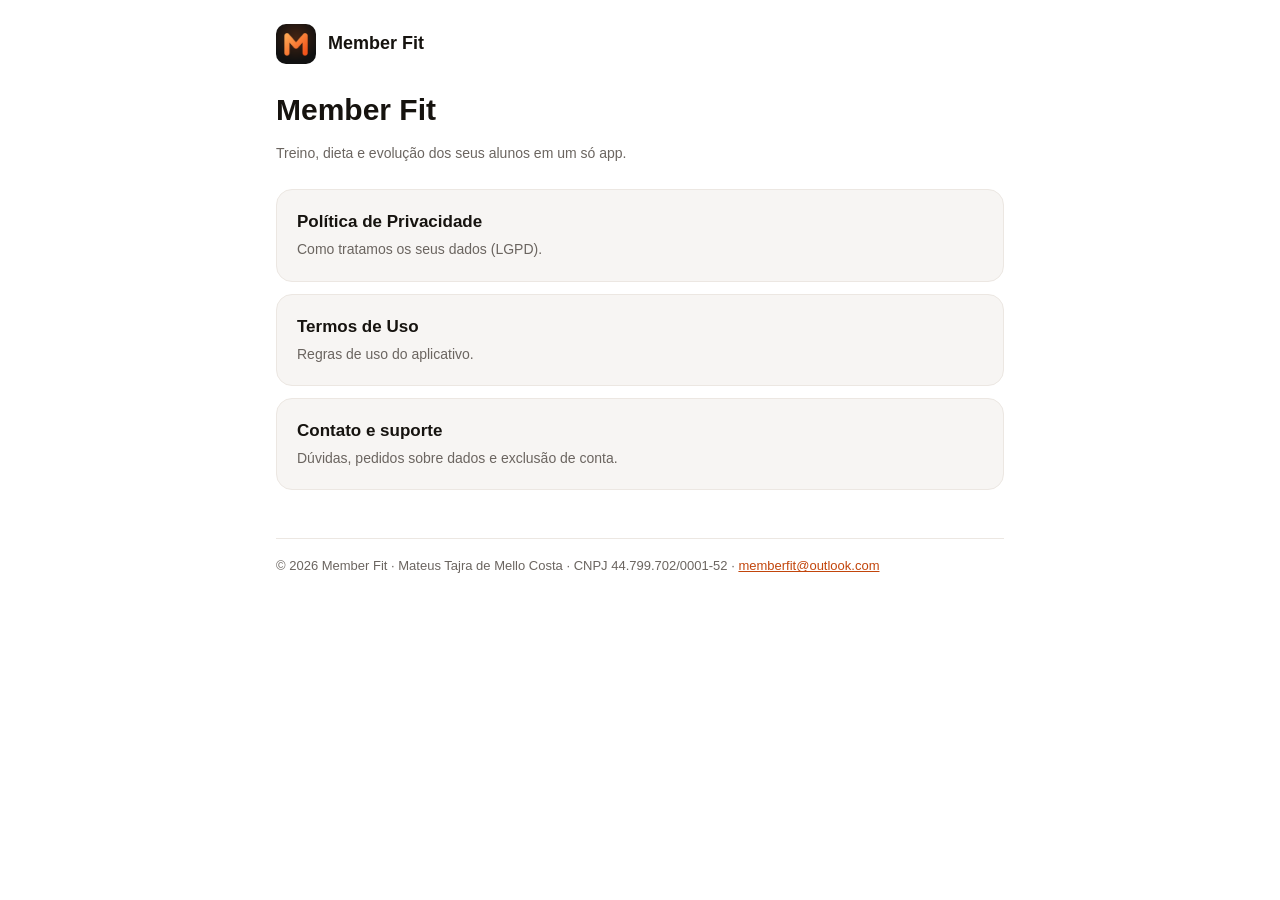
<file: index.html>
<!doctype html>
<html lang="pt-BR">
<head>
<meta charset="utf-8">
<meta name="viewport" content="width=device-width, initial-scale=1">
<title>Member Fit</title>
<meta name="description" content="Member Fit — treino, dieta e evolução dos seus alunos em um só app.">
<link rel="icon" href="/icon.png">
<link rel="stylesheet" href="/style.css">
</head>
<body>
<div class="wrap">
  <header class="top">
    <img src="/icon.png" alt="">
    <a href="/">Member Fit</a>
  </header>

  <h1>Member Fit</h1>
  <p class="muted">Treino, dieta e evolução dos seus alunos em um só app.</p>

  <div class="cards">
    <a class="card" href="/privacidade"><strong>Política de Privacidade</strong><span>Como tratamos os seus dados (LGPD).</span></a>
    <a class="card" href="/termos"><strong>Termos de Uso</strong><span>Regras de uso do aplicativo.</span></a>
    <a class="card" href="/contato"><strong>Contato e suporte</strong><span>Dúvidas, pedidos sobre dados e exclusão de conta.</span></a>
  </div>

  <footer>© 2026 Member Fit · Mateus Tajra de Mello Costa · CNPJ 44.799.702/0001-52 · <a href="mailto:memberfit@outlook.com">memberfit@outlook.com</a></footer>
</div>
</body>
</html>
</file>
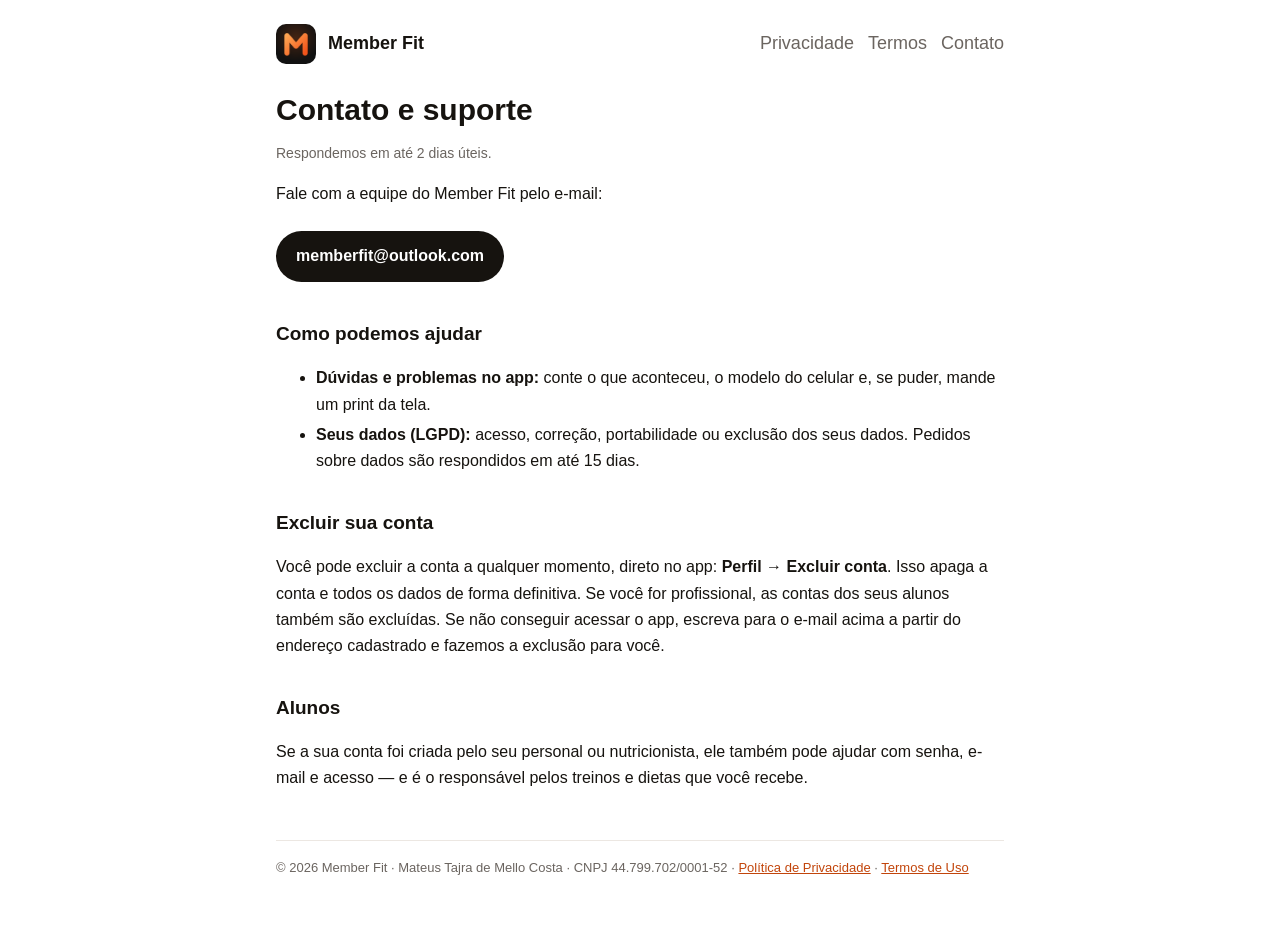
<file: contato.html>
<!doctype html>
<html lang="pt-BR">
<head>
<meta charset="utf-8">
<meta name="viewport" content="width=device-width, initial-scale=1">
<title>Contato e suporte — Member Fit</title>
<link rel="icon" href="/icon.png">
<link rel="stylesheet" href="/style.css">
</head>
<body>
<div class="wrap">
  <header class="top">
    <img src="/icon.png" alt="">
    <a href="/">Member Fit</a>
    <nav class="links"><a href="/privacidade">Privacidade</a><a href="/termos">Termos</a><a href="/contato">Contato</a></nav>
  </header>

  <h1>Contato e suporte</h1>
  <p class="muted">Respondemos em até 2 dias úteis.</p>

  <p>Fale com a equipe do Member Fit pelo e-mail:</p>
  <a class="email" href="mailto:memberfit@outlook.com?subject=Suporte%20Member%20Fit">memberfit@outlook.com</a>

  <h2>Como podemos ajudar</h2>
  <ul>
    <li><strong>Dúvidas e problemas no app:</strong> conte o que aconteceu, o modelo do celular e, se puder, mande um print da tela.</li>
    <li><strong>Seus dados (LGPD):</strong> acesso, correção, portabilidade ou exclusão dos seus dados. Pedidos sobre dados são respondidos em até 15 dias.</li>
  </ul>

  <h2>Excluir sua conta</h2>
  <p>Você pode excluir a conta a qualquer momento, direto no app: <strong>Perfil → Excluir conta</strong>.
  Isso apaga a conta e todos os dados de forma definitiva. Se você for profissional, as contas dos seus
  alunos também são excluídas. Se não conseguir acessar o app, escreva para o e-mail acima a partir do
  endereço cadastrado e fazemos a exclusão para você.</p>

  <h2>Alunos</h2>
  <p>Se a sua conta foi criada pelo seu personal ou nutricionista, ele também pode ajudar com senha,
  e-mail e acesso — e é o responsável pelos treinos e dietas que você recebe.</p>

  <footer>© 2026 Member Fit · Mateus Tajra de Mello Costa · CNPJ 44.799.702/0001-52 · <a href="/privacidade">Política de Privacidade</a> · <a href="/termos">Termos de Uso</a></footer>
</div>
</body>
</html>
</file>
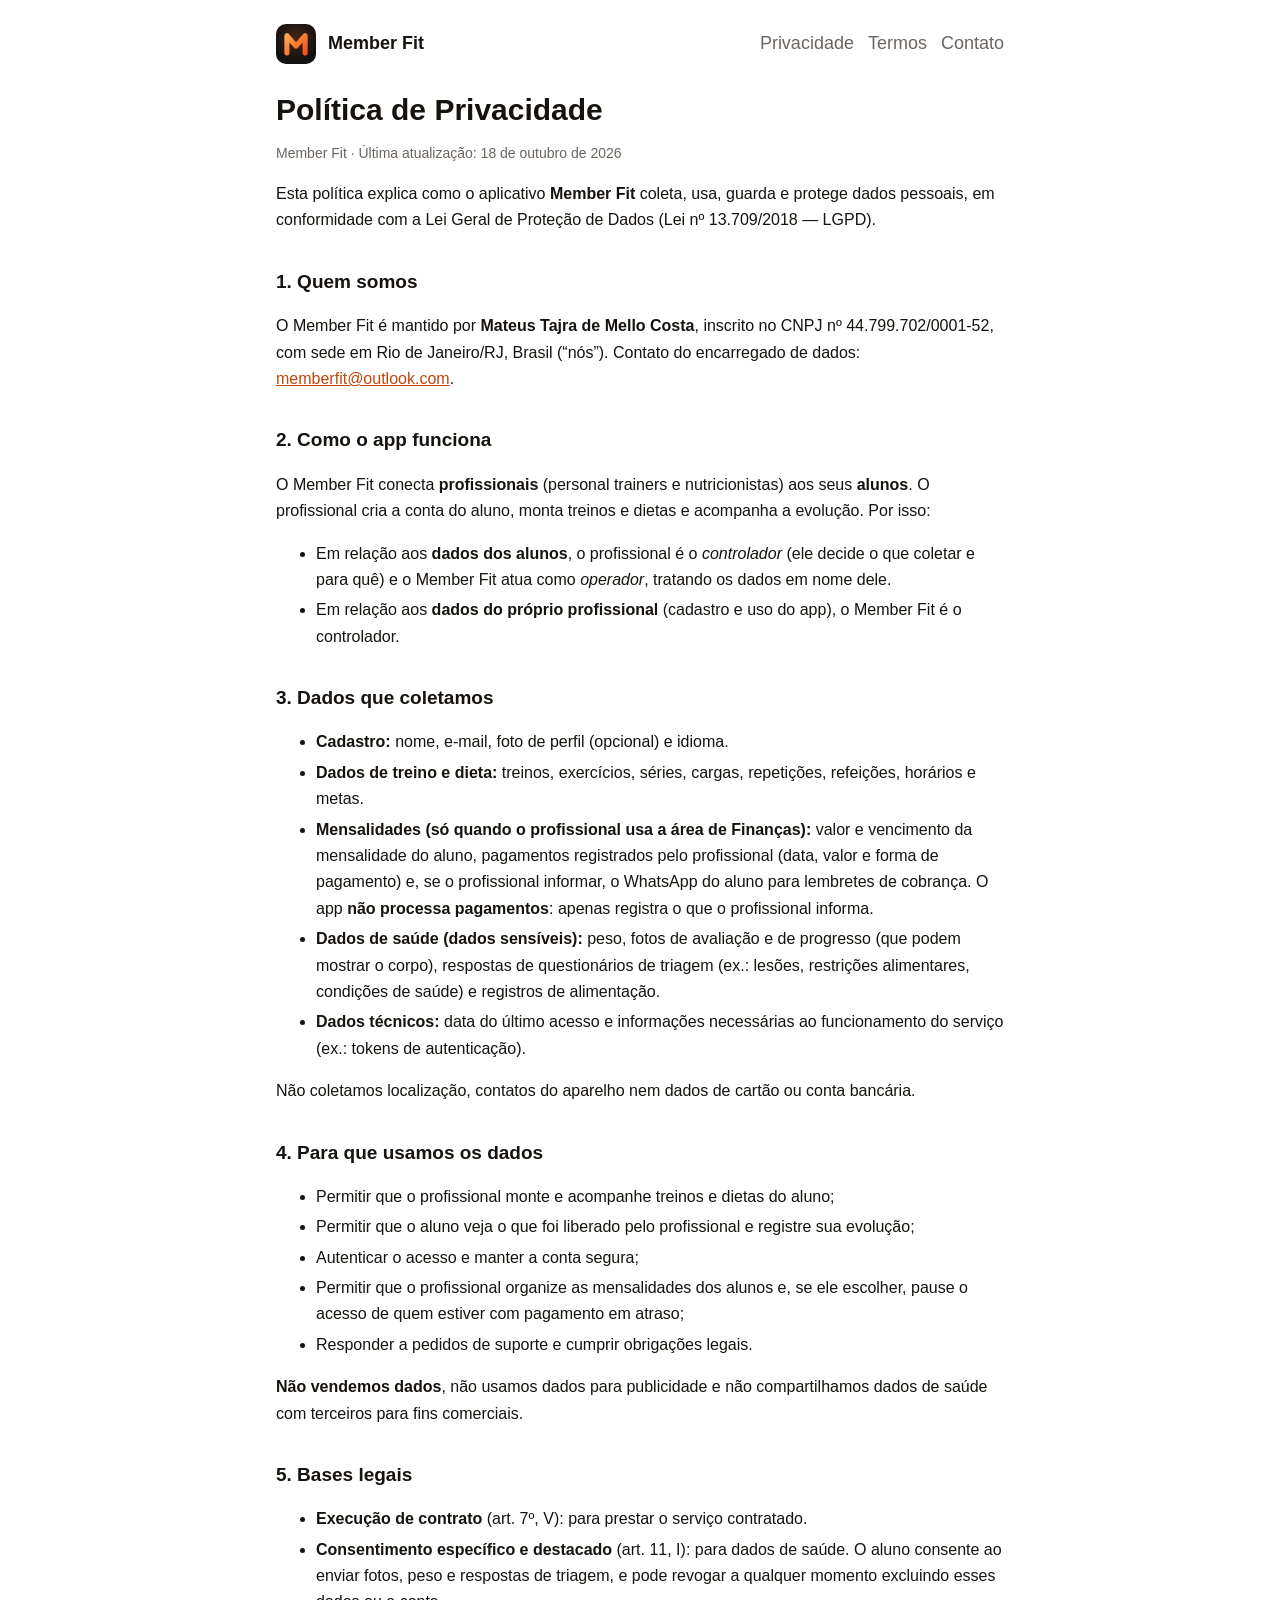
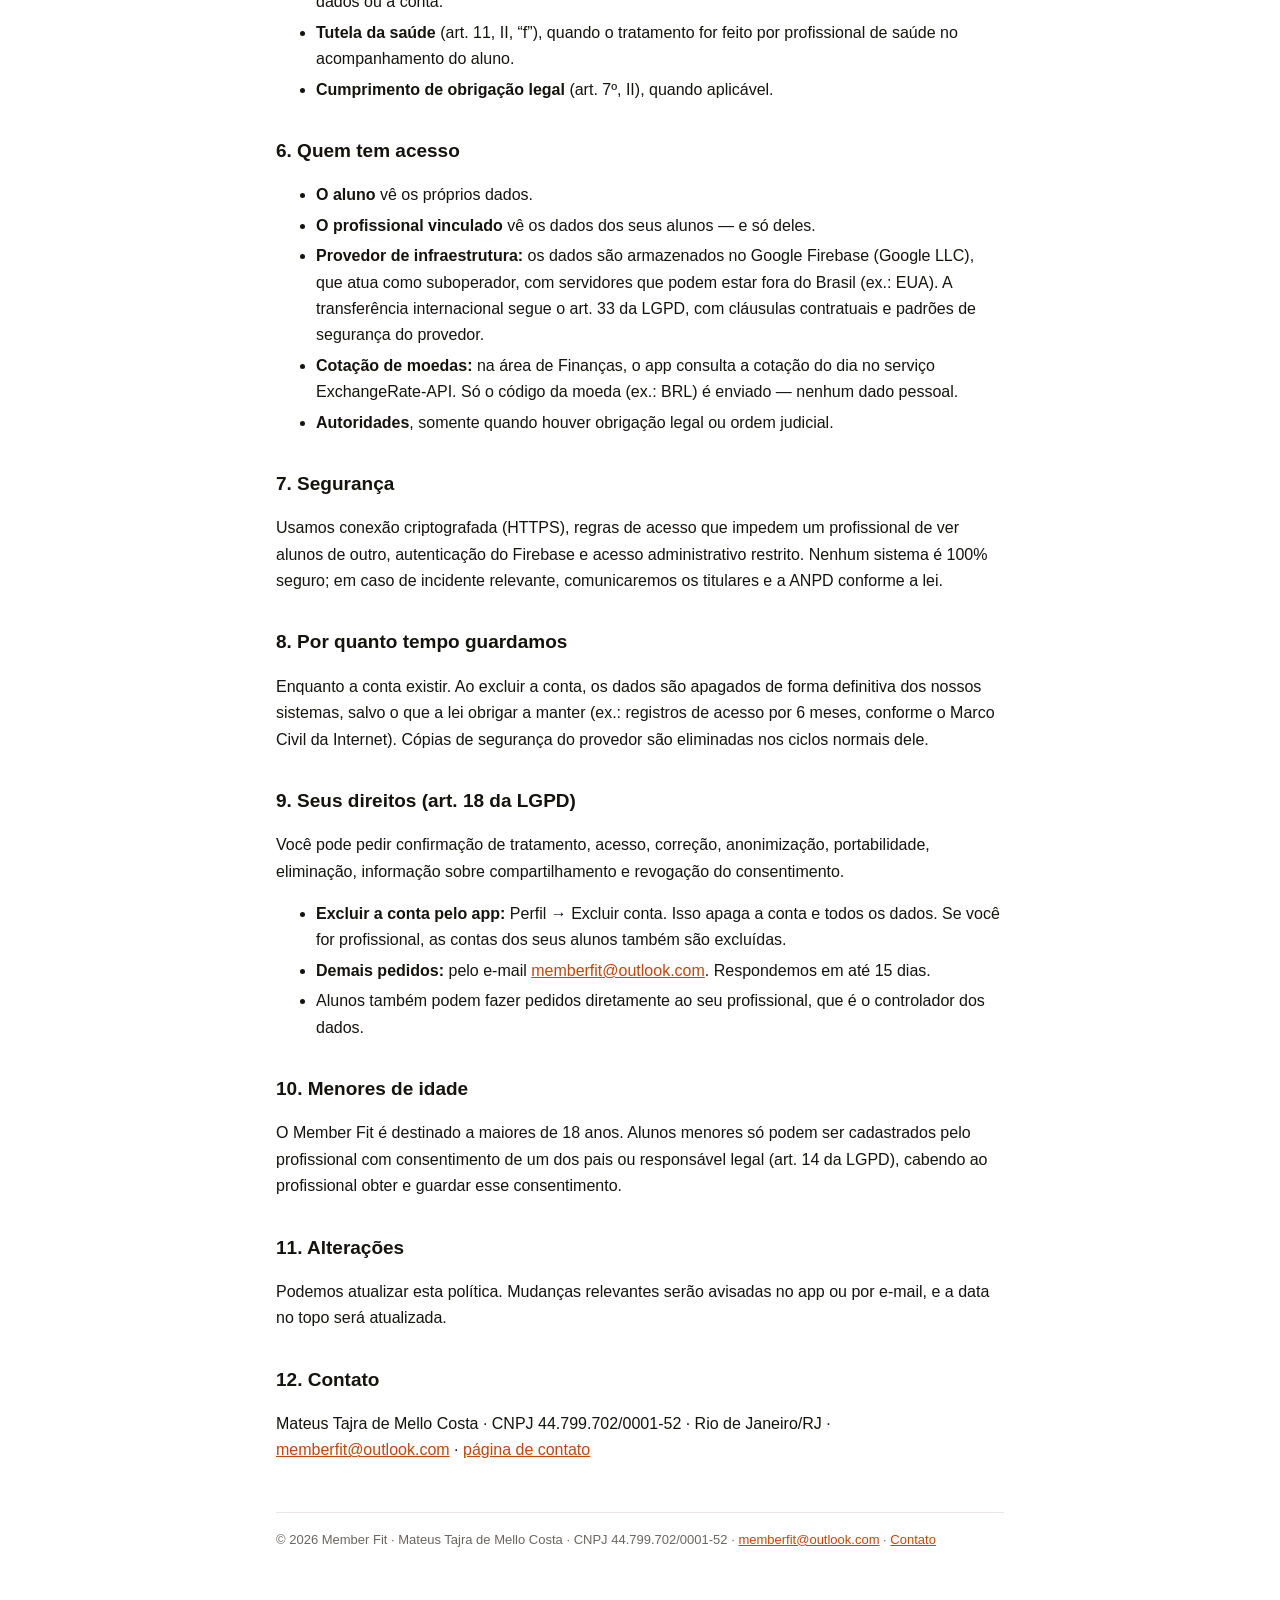
<file: privacidade.html>
<!doctype html>
<html lang="pt-BR">
<head>
<meta charset="utf-8">
<meta name="viewport" content="width=device-width, initial-scale=1">
<title>Política de Privacidade — Member Fit</title>
<link rel="icon" href="/icon.png">
<link rel="stylesheet" href="/style.css">
</head>
<body>
<div class="wrap">
  <header class="top">
    <img src="/icon.png" alt="">
    <a href="/">Member Fit</a>
    <nav class="links"><a href="/privacidade">Privacidade</a><a href="/termos">Termos</a><a href="/contato">Contato</a></nav>
  </header>

<h1>Política de Privacidade</h1>
<p class="muted">Member Fit · Última atualização: 18 de outubro de 2026</p>

<p>Esta política explica como o aplicativo <strong>Member Fit</strong> coleta, usa, guarda e protege
dados pessoais, em conformidade com a Lei Geral de Proteção de Dados (Lei nº 13.709/2018 — LGPD).</p>

<h2>1. Quem somos</h2>
<p>O Member Fit é mantido por <strong>Mateus Tajra de Mello Costa</strong>, inscrito no CNPJ nº 44.799.702/0001-52, com sede em Rio de Janeiro/RJ, Brasil
(“nós”). Contato do encarregado de dados: <a href="mailto:memberfit@outlook.com">memberfit@outlook.com</a>.</p>

<h2>2. Como o app funciona</h2>
<p>O Member Fit conecta <strong>profissionais</strong> (personal trainers e nutricionistas) aos seus
<strong>alunos</strong>. O profissional cria a conta do aluno, monta treinos e dietas e acompanha a
evolução. Por isso:</p>
<ul>
  <li>Em relação aos <strong>dados dos alunos</strong>, o profissional é o <em>controlador</em> (ele decide
    o que coletar e para quê) e o Member Fit atua como <em>operador</em>, tratando os dados em nome dele.</li>
  <li>Em relação aos <strong>dados do próprio profissional</strong> (cadastro e uso do app), o Member Fit é o controlador.</li>
</ul>

<h2>3. Dados que coletamos</h2>
<ul>
  <li><strong>Cadastro:</strong> nome, e-mail, foto de perfil (opcional) e idioma.</li>
  <li><strong>Dados de treino e dieta:</strong> treinos, exercícios, séries, cargas, repetições,
    refeições, horários e metas.</li>
  <li><strong>Mensalidades (só quando o profissional usa a área de Finanças):</strong> valor e
    vencimento da mensalidade do aluno, pagamentos registrados pelo profissional (data, valor e forma
    de pagamento) e, se o profissional informar, o WhatsApp do aluno para lembretes de cobrança. O app
    <strong>não processa pagamentos</strong>: apenas registra o que o profissional informa.</li>
  <li><strong>Dados de saúde (dados sensíveis):</strong> peso, fotos de avaliação e de progresso
    (que podem mostrar o corpo), respostas de questionários de triagem (ex.: lesões, restrições
    alimentares, condições de saúde) e registros de alimentação.</li>
  <li><strong>Dados técnicos:</strong> data do último acesso e informações necessárias ao funcionamento
    do serviço (ex.: tokens de autenticação).</li>
</ul>
<p>Não coletamos localização, contatos do aparelho nem dados de cartão ou conta bancária.</p>

<h2>4. Para que usamos os dados</h2>
<ul>
  <li>Permitir que o profissional monte e acompanhe treinos e dietas do aluno;</li>
  <li>Permitir que o aluno veja o que foi liberado pelo profissional e registre sua evolução;</li>
  <li>Autenticar o acesso e manter a conta segura;</li>
  <li>Permitir que o profissional organize as mensalidades dos alunos e, se ele escolher, pause o
    acesso de quem estiver com pagamento em atraso;</li>
  <li>Responder a pedidos de suporte e cumprir obrigações legais.</li>
</ul>
<p><strong>Não vendemos dados</strong>, não usamos dados para publicidade e não compartilhamos dados de
saúde com terceiros para fins comerciais.</p>

<h2>5. Bases legais</h2>
<ul>
  <li><strong>Execução de contrato</strong> (art. 7º, V): para prestar o serviço contratado.</li>
  <li><strong>Consentimento específico e destacado</strong> (art. 11, I): para dados de saúde. O aluno
    consente ao enviar fotos, peso e respostas de triagem, e pode revogar a qualquer momento
    excluindo esses dados ou a conta.</li>
  <li><strong>Tutela da saúde</strong> (art. 11, II, “f”), quando o tratamento for feito por profissional
    de saúde no acompanhamento do aluno.</li>
  <li><strong>Cumprimento de obrigação legal</strong> (art. 7º, II), quando aplicável.</li>
</ul>

<h2>6. Quem tem acesso</h2>
<ul>
  <li><strong>O aluno</strong> vê os próprios dados.</li>
  <li><strong>O profissional vinculado</strong> vê os dados dos seus alunos — e só deles.</li>
  <li><strong>Provedor de infraestrutura:</strong> os dados são armazenados no Google Firebase
    (Google LLC), que atua como suboperador, com servidores que podem estar fora do Brasil (ex.: EUA).
    A transferência internacional segue o art. 33 da LGPD, com cláusulas contratuais e padrões de
    segurança do provedor.</li>
  <li><strong>Cotação de moedas:</strong> na área de Finanças, o app consulta a cotação do dia no
    serviço ExchangeRate-API. Só o código da moeda (ex.: BRL) é enviado — nenhum dado pessoal.</li>
  <li><strong>Autoridades</strong>, somente quando houver obrigação legal ou ordem judicial.</li>
</ul>

<h2>7. Segurança</h2>
<p>Usamos conexão criptografada (HTTPS), regras de acesso que impedem um profissional de ver alunos
de outro, autenticação do Firebase e acesso administrativo restrito. Nenhum sistema é 100% seguro;
em caso de incidente relevante, comunicaremos os titulares e a ANPD conforme a lei.</p>

<h2>8. Por quanto tempo guardamos</h2>
<p>Enquanto a conta existir. Ao excluir a conta, os dados são apagados de forma definitiva dos nossos
sistemas, salvo o que a lei obrigar a manter (ex.: registros de acesso por 6 meses, conforme o
Marco Civil da Internet). Cópias de segurança do provedor são eliminadas nos ciclos normais dele.</p>

<h2>9. Seus direitos (art. 18 da LGPD)</h2>
<p>Você pode pedir confirmação de tratamento, acesso, correção, anonimização, portabilidade,
eliminação, informação sobre compartilhamento e revogação do consentimento.</p>
<ul>
  <li><strong>Excluir a conta pelo app:</strong> Perfil → Excluir conta. Isso apaga a conta e todos os
    dados. Se você for profissional, as contas dos seus alunos também são excluídas.</li>
  <li><strong>Demais pedidos:</strong> pelo e-mail <a href="mailto:memberfit@outlook.com">memberfit@outlook.com</a>.
    Respondemos em até 15 dias.</li>
  <li>Alunos também podem fazer pedidos diretamente ao seu profissional, que é o controlador dos dados.</li>
</ul>

<h2>10. Menores de idade</h2>
<p>O Member Fit é destinado a maiores de 18 anos. Alunos menores só podem ser cadastrados pelo
profissional com consentimento de um dos pais ou responsável legal (art. 14 da LGPD), cabendo ao
profissional obter e guardar esse consentimento.</p>

<h2>11. Alterações</h2>
<p>Podemos atualizar esta política. Mudanças relevantes serão avisadas no app ou por e-mail, e a data
no topo será atualizada.</p>

<h2>12. Contato</h2>
<p>Mateus Tajra de Mello Costa · CNPJ 44.799.702/0001-52 · Rio de Janeiro/RJ · <a href="mailto:memberfit@outlook.com">memberfit@outlook.com</a> ·
<a href="/contato">página de contato</a></p>

  <footer>© 2026 Member Fit · Mateus Tajra de Mello Costa · CNPJ 44.799.702/0001-52 · <a href="mailto:memberfit@outlook.com">memberfit@outlook.com</a> · <a href="/contato">Contato</a></footer>
</div>
</body>
</html>
</file>
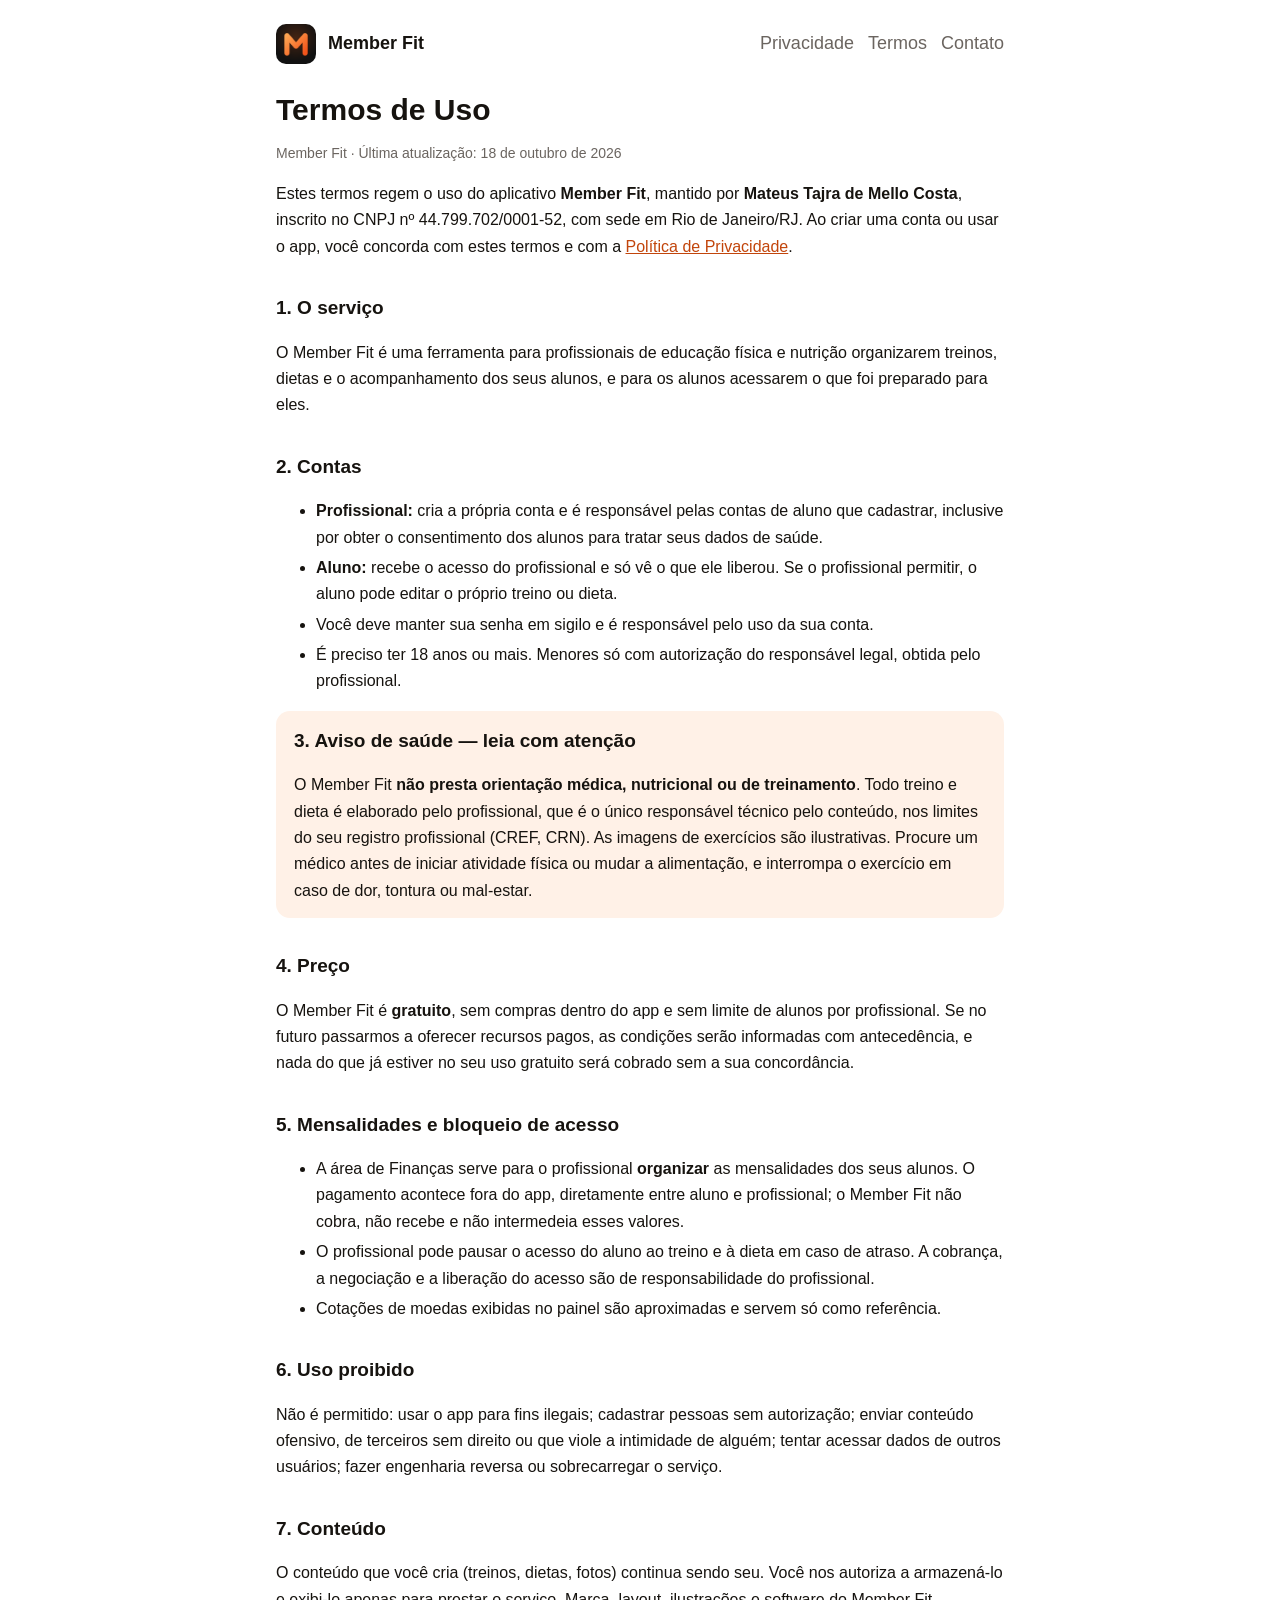
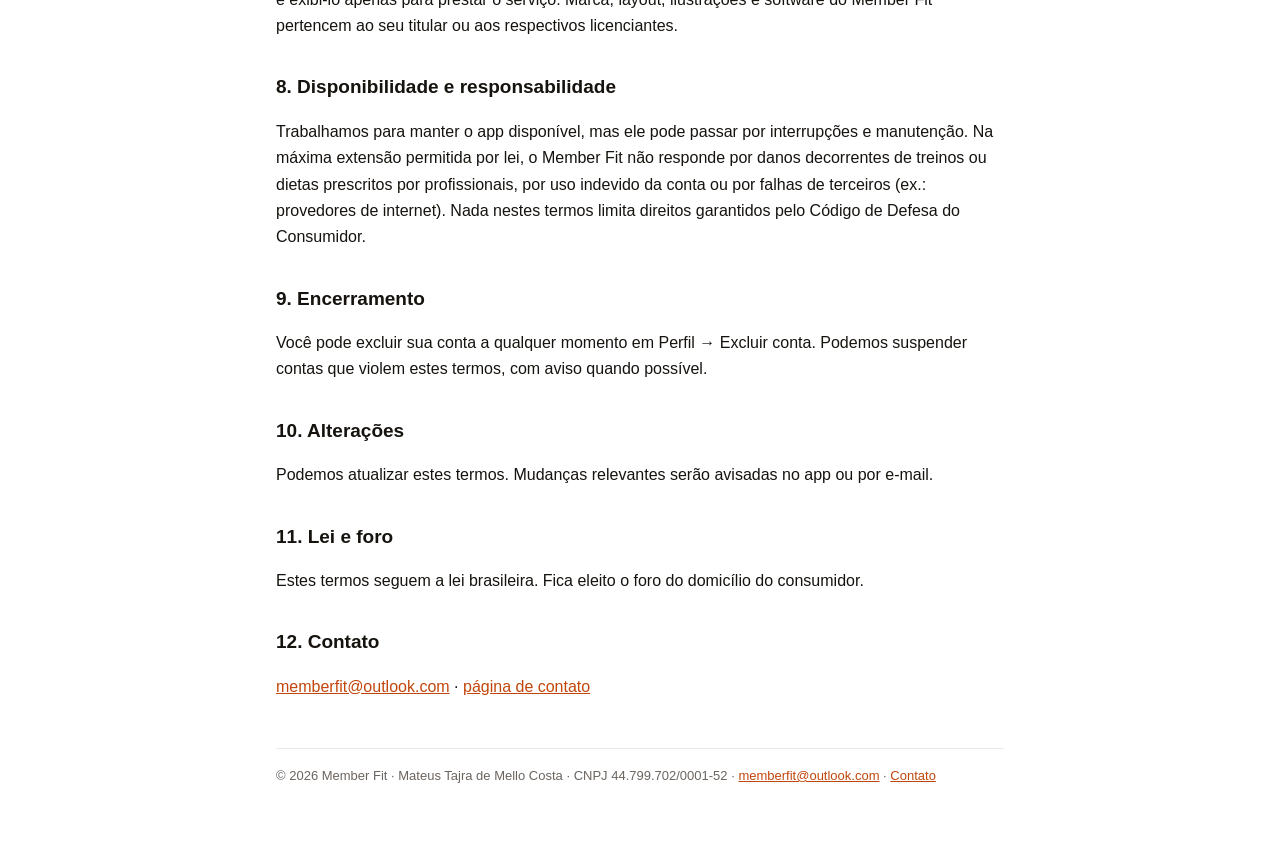
<file: termos.html>
<!doctype html>
<html lang="pt-BR">
<head>
<meta charset="utf-8">
<meta name="viewport" content="width=device-width, initial-scale=1">
<title>Termos de Uso — Member Fit</title>
<link rel="icon" href="/icon.png">
<link rel="stylesheet" href="/style.css">
</head>
<body>
<div class="wrap">
  <header class="top">
    <img src="/icon.png" alt="">
    <a href="/">Member Fit</a>
    <nav class="links"><a href="/privacidade">Privacidade</a><a href="/termos">Termos</a><a href="/contato">Contato</a></nav>
  </header>

<h1>Termos de Uso</h1>
<p class="muted">Member Fit · Última atualização: 18 de outubro de 2026</p>

<p>Estes termos regem o uso do aplicativo <strong>Member Fit</strong>, mantido por
<strong>Mateus Tajra de Mello Costa</strong>, inscrito no CNPJ nº 44.799.702/0001-52, com sede em Rio de Janeiro/RJ. Ao criar uma conta ou usar o app, você concorda
com estes termos e com a <a href="/privacidade">Política de Privacidade</a>.</p>

<h2>1. O serviço</h2>
<p>O Member Fit é uma ferramenta para profissionais de educação física e nutrição organizarem
treinos, dietas e o acompanhamento dos seus alunos, e para os alunos acessarem o que foi preparado
para eles.</p>

<h2>2. Contas</h2>
<ul>
  <li><strong>Profissional:</strong> cria a própria conta e é responsável pelas contas de aluno que
    cadastrar, inclusive por obter o consentimento dos alunos para tratar seus dados de saúde.</li>
  <li><strong>Aluno:</strong> recebe o acesso do profissional e só vê o que ele liberou. Se o
    profissional permitir, o aluno pode editar o próprio treino ou dieta.</li>
  <li>Você deve manter sua senha em sigilo e é responsável pelo uso da sua conta.</li>
  <li>É preciso ter 18 anos ou mais. Menores só com autorização do responsável legal, obtida pelo profissional.</li>
</ul>

<div class="box">
<h2 style="margin-top:0">3. Aviso de saúde — leia com atenção</h2>
<p style="margin-bottom:0">O Member Fit <strong>não presta orientação médica, nutricional ou de
treinamento</strong>. Todo treino e dieta é elaborado pelo profissional, que é o único responsável
técnico pelo conteúdo, nos limites do seu registro profissional (CREF, CRN). As imagens de exercícios
são ilustrativas. Procure um médico antes de iniciar atividade física ou mudar a alimentação, e
interrompa o exercício em caso de dor, tontura ou mal-estar.</p>
</div>

<h2>4. Preço</h2>
<p>O Member Fit é <strong>gratuito</strong>, sem compras dentro do app e sem limite de alunos por
profissional. Se no futuro passarmos a oferecer recursos pagos, as condições serão informadas com
antecedência, e nada do que já estiver no seu uso gratuito será cobrado sem a sua concordância.</p>

<h2>5. Mensalidades e bloqueio de acesso</h2>
<ul>
  <li>A área de Finanças serve para o profissional <strong>organizar</strong> as mensalidades dos seus
    alunos. O pagamento acontece fora do app, diretamente entre aluno e profissional; o Member Fit não
    cobra, não recebe e não intermedeia esses valores.</li>
  <li>O profissional pode pausar o acesso do aluno ao treino e à dieta em caso de atraso. A cobrança, a
    negociação e a liberação do acesso são de responsabilidade do profissional.</li>
  <li>Cotações de moedas exibidas no painel são aproximadas e servem só como referência.</li>
</ul>

<h2>6. Uso proibido</h2>
<p>Não é permitido: usar o app para fins ilegais; cadastrar pessoas sem autorização; enviar conteúdo
ofensivo, de terceiros sem direito ou que viole a intimidade de alguém; tentar acessar dados de
outros usuários; fazer engenharia reversa ou sobrecarregar o serviço.</p>

<h2>7. Conteúdo</h2>
<p>O conteúdo que você cria (treinos, dietas, fotos) continua sendo seu. Você nos autoriza a
armazená-lo e exibi-lo apenas para prestar o serviço. Marca, layout, ilustrações e software do
Member Fit pertencem ao seu titular ou aos respectivos licenciantes.</p>

<h2>8. Disponibilidade e responsabilidade</h2>
<p>Trabalhamos para manter o app disponível, mas ele pode passar por interrupções e manutenção. Na
máxima extensão permitida por lei, o Member Fit não responde por danos decorrentes de treinos ou
dietas prescritos por profissionais, por uso indevido da conta ou por falhas de terceiros (ex.:
provedores de internet). Nada nestes termos limita direitos garantidos pelo Código de Defesa do
Consumidor.</p>

<h2>9. Encerramento</h2>
<p>Você pode excluir sua conta a qualquer momento em Perfil → Excluir conta. Podemos suspender
contas que violem estes termos, com aviso quando possível.</p>

<h2>10. Alterações</h2>
<p>Podemos atualizar estes termos. Mudanças relevantes serão avisadas no app ou por e-mail.</p>

<h2>11. Lei e foro</h2>
<p>Estes termos seguem a lei brasileira. Fica eleito o foro do domicílio do consumidor.</p>

<h2>12. Contato</h2>
<p><a href="mailto:memberfit@outlook.com">memberfit@outlook.com</a> · <a href="/contato">página de contato</a></p>

  <footer>© 2026 Member Fit · Mateus Tajra de Mello Costa · CNPJ 44.799.702/0001-52 · <a href="mailto:memberfit@outlook.com">memberfit@outlook.com</a> · <a href="/contato">Contato</a></footer>
</div>
</body>
</html>
</file>
<file: style.css>
:root {
  --bg: #ffffff;
  --surface: #f7f5f3;
  --ink: #16130f;
  --muted: #6b6560;
  --accent: #c2450b;
  --accent-soft: #fff1e7;
  --border: #ece7e2;
}
@media (prefers-color-scheme: dark) {
  :root {
    --bg: #0a0908;
    --surface: #17140f;
    --ink: #f7f5f3;
    --muted: #a39c94;
    --accent: #ff8a42;
    --accent-soft: #33231a;
    --border: #2a2520;
  }
}
* { box-sizing: border-box; }
html { -webkit-text-size-adjust: 100%; }
body {
  margin: 0;
  background: var(--bg);
  color: var(--ink);
  font-family: -apple-system, BlinkMacSystemFont, "Segoe UI", Roboto, Inter, sans-serif;
  line-height: 1.65;
}
.wrap { max-width: 760px; margin: 0 auto; padding: 24px 16px 64px; }
header.top { display: flex; align-items: center; gap: 12px; margin-bottom: 28px; }
header.top img { width: 40px; height: 40px; border-radius: 10px; }
header.top a { color: var(--ink); text-decoration: none; font-weight: 700; font-size: 18px; }
nav.links { margin-left: auto; display: flex; gap: 14px; flex-wrap: wrap; font-size: 14px; }
nav.links a { color: var(--muted); font-weight: 500; }
h1 { font-size: 30px; line-height: 1.2; margin: 0 0 4px; }
h2 { font-size: 19px; margin-top: 32px; }
a { color: var(--accent); }
li { margin: 4px 0; }
.muted { color: var(--muted); font-size: 14px; }
.box { background: var(--accent-soft); border-radius: 14px; padding: 14px 18px; }
.cards { display: grid; gap: 12px; margin-top: 24px; }
.card {
  display: block; padding: 18px 20px; border-radius: 16px; background: var(--surface);
  border: 1px solid var(--border); color: var(--ink); text-decoration: none;
}
.card strong { display: block; font-size: 17px; }
.card span { color: var(--muted); font-size: 14px; }
.email {
  display: inline-block; margin: 8px 0 4px; padding: 12px 20px; border-radius: 999px;
  background: var(--ink); color: var(--bg); text-decoration: none; font-weight: 600; word-break: break-all;
}
footer { margin-top: 48px; padding-top: 16px; border-top: 1px solid var(--border); font-size: 13px; color: var(--muted); }
@media (max-width: 480px) {
  nav.links { width: 100%; margin-left: 0; }
  header.top { flex-wrap: wrap; }
  h1 { font-size: 26px; }
}
</file>
